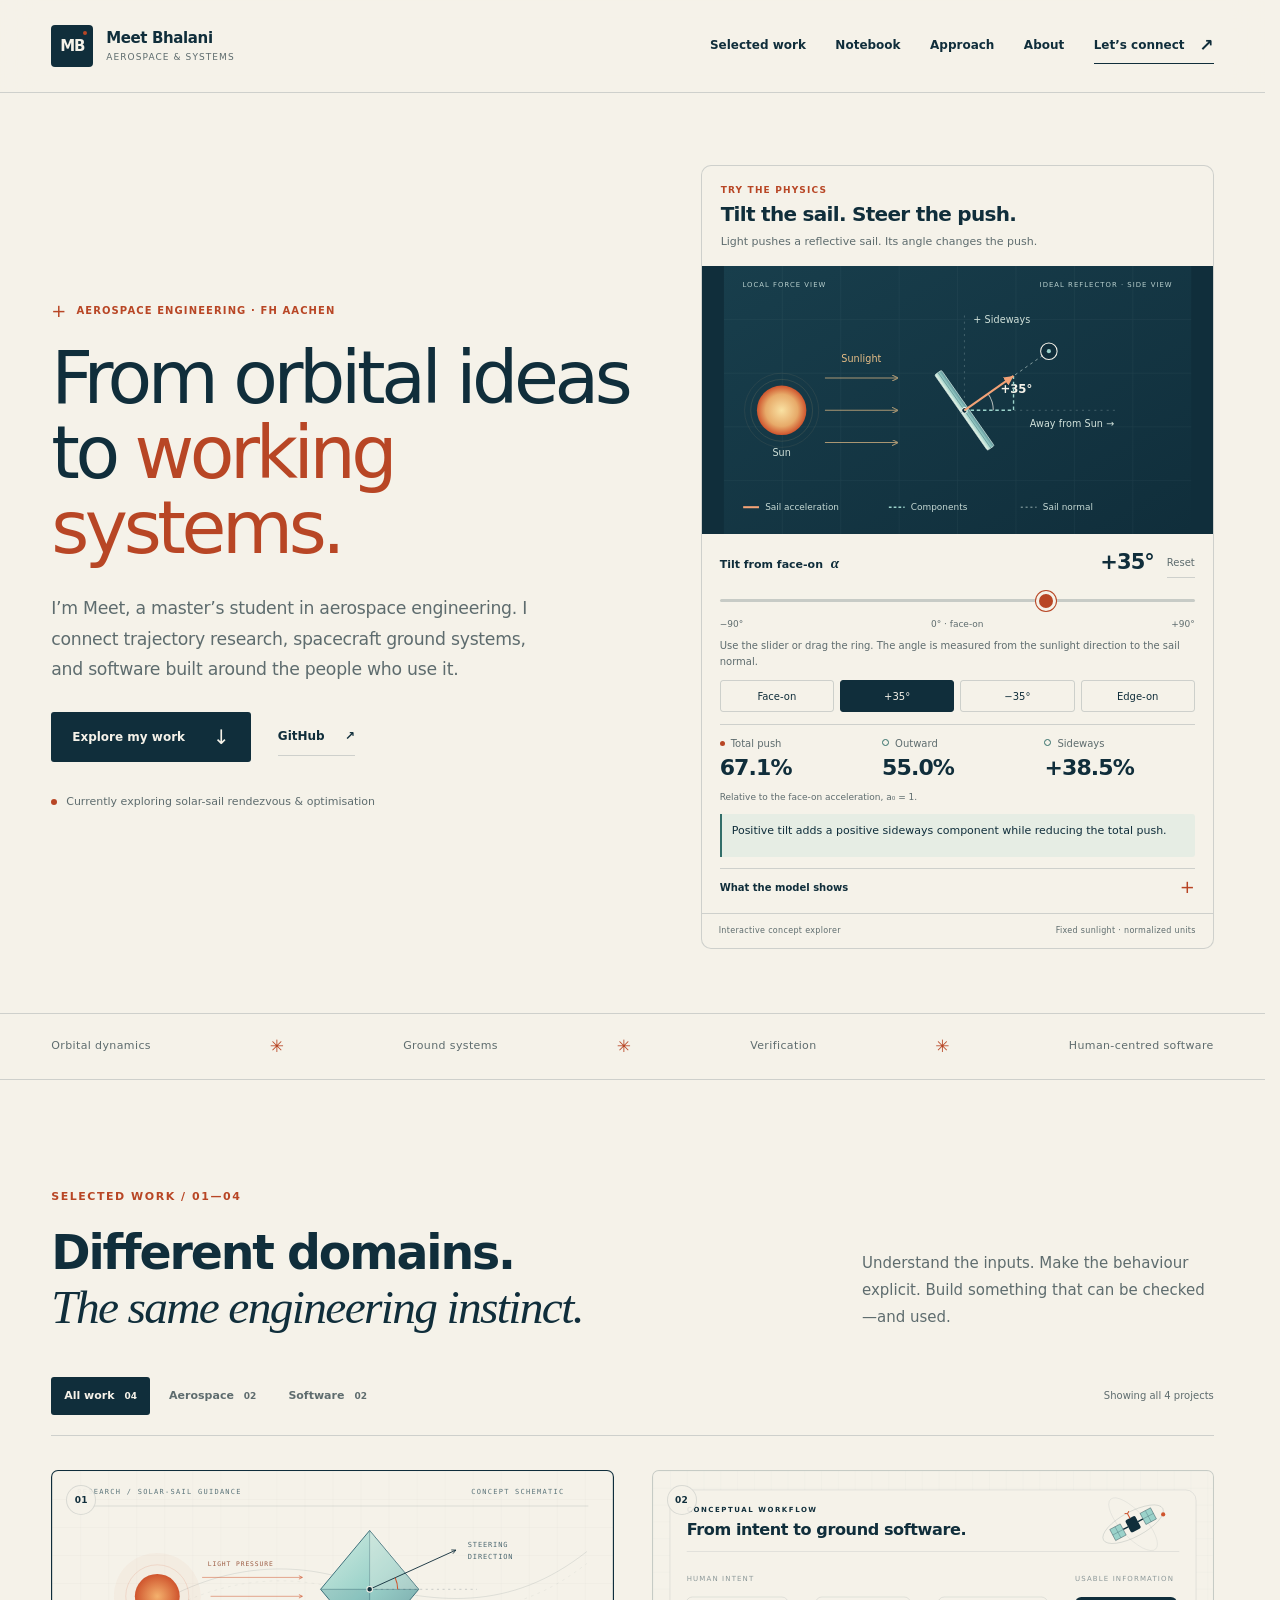
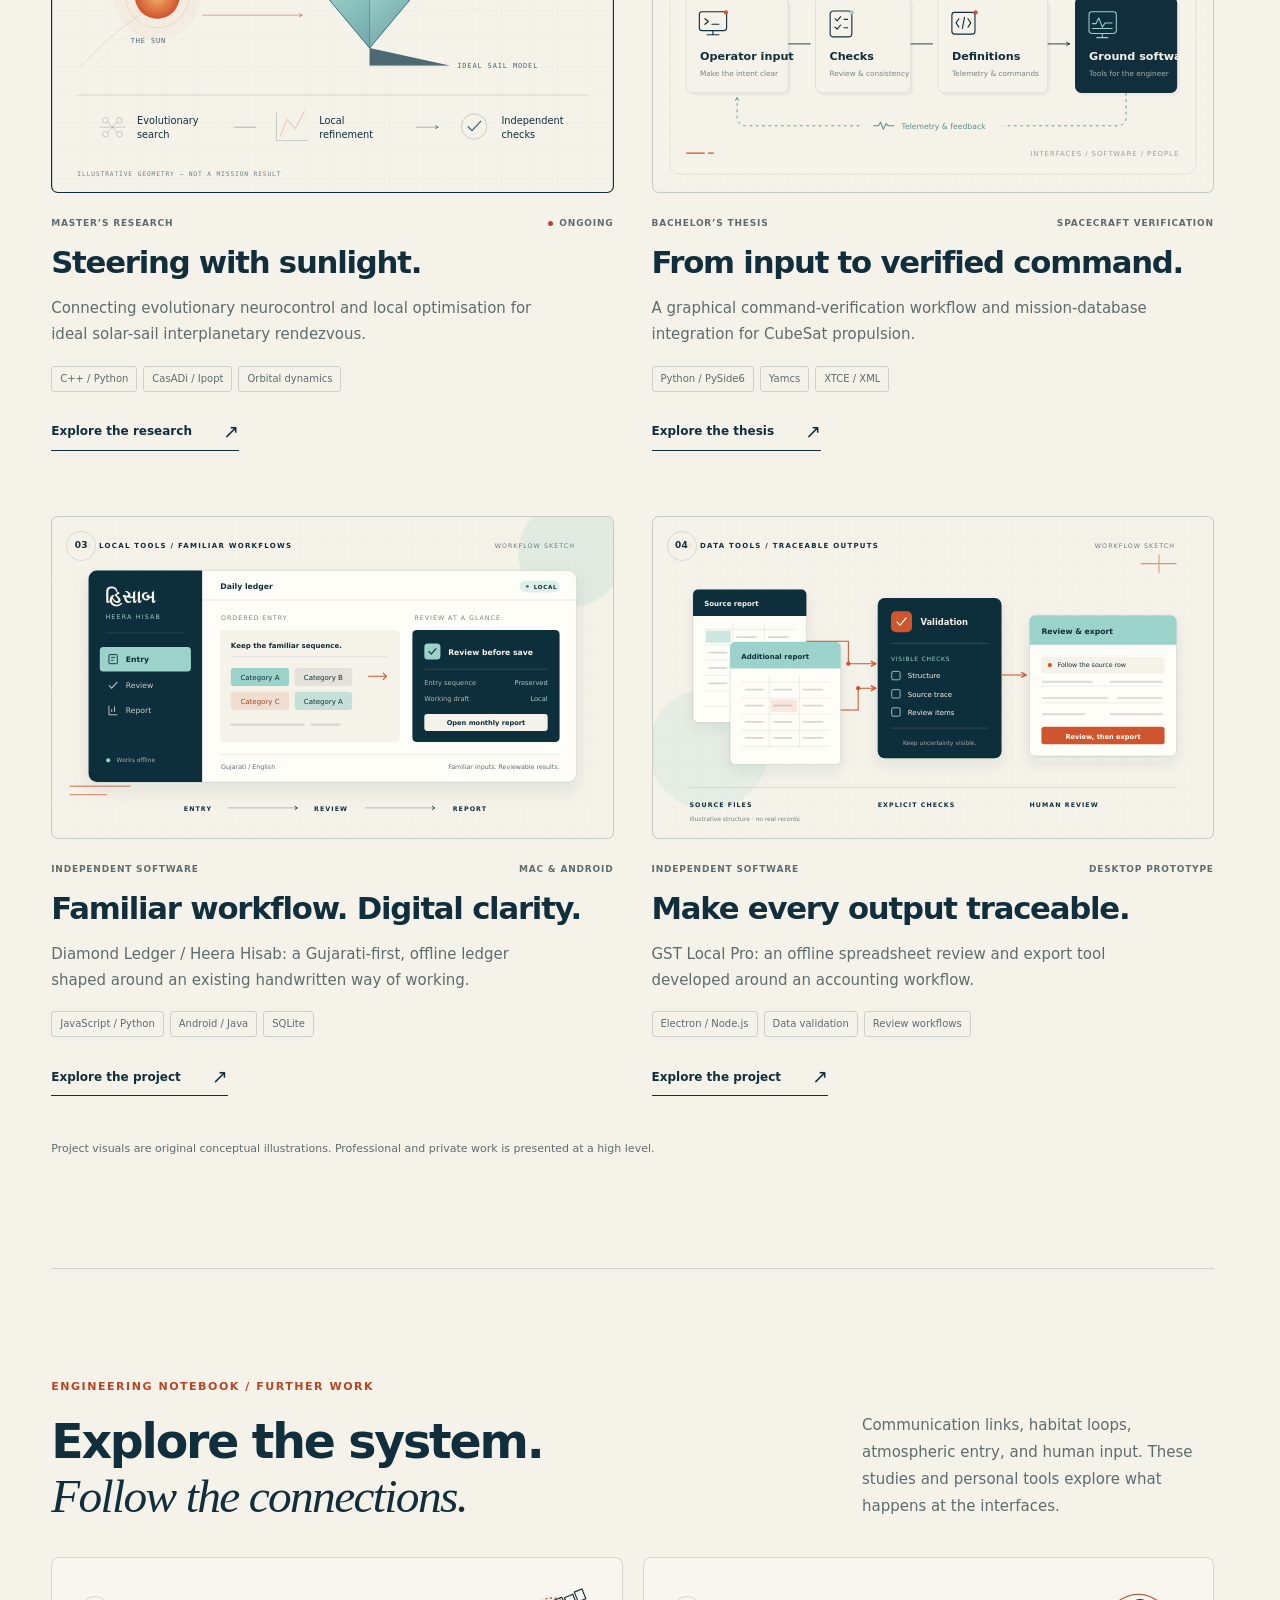
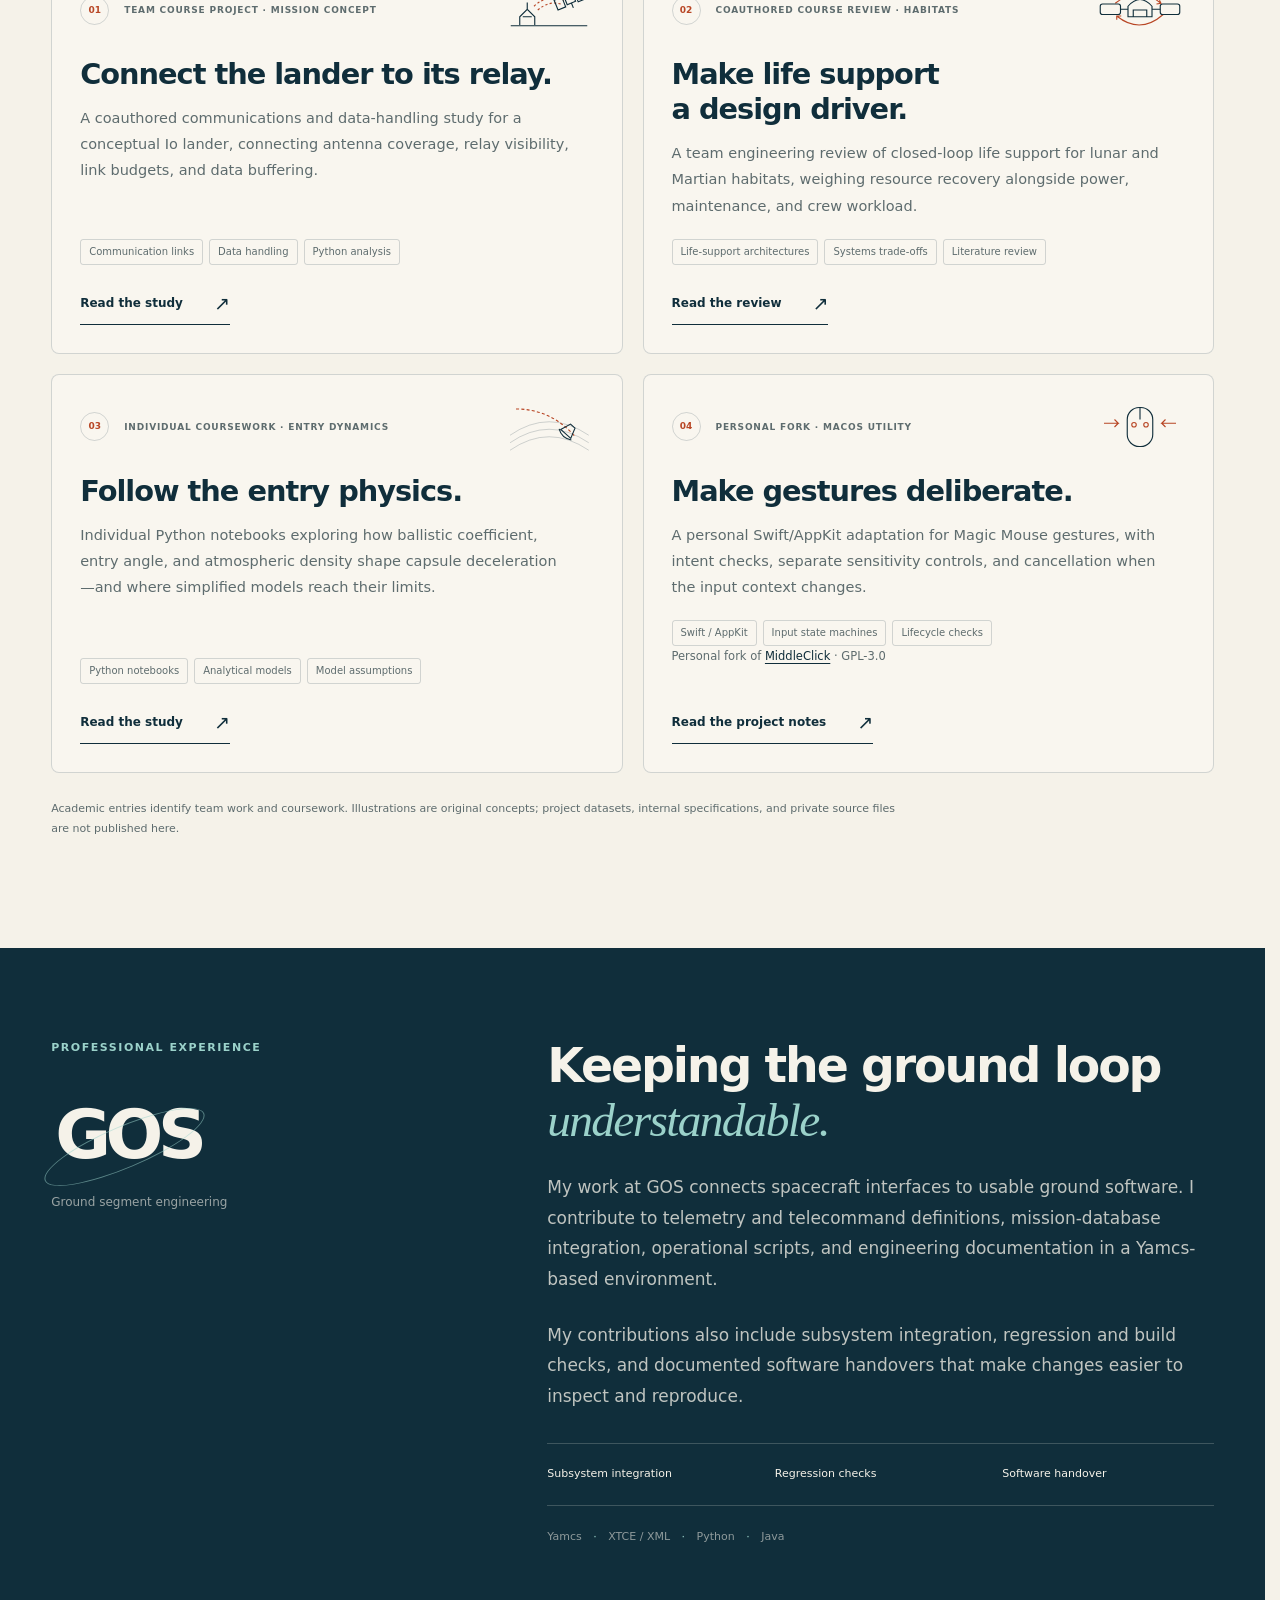
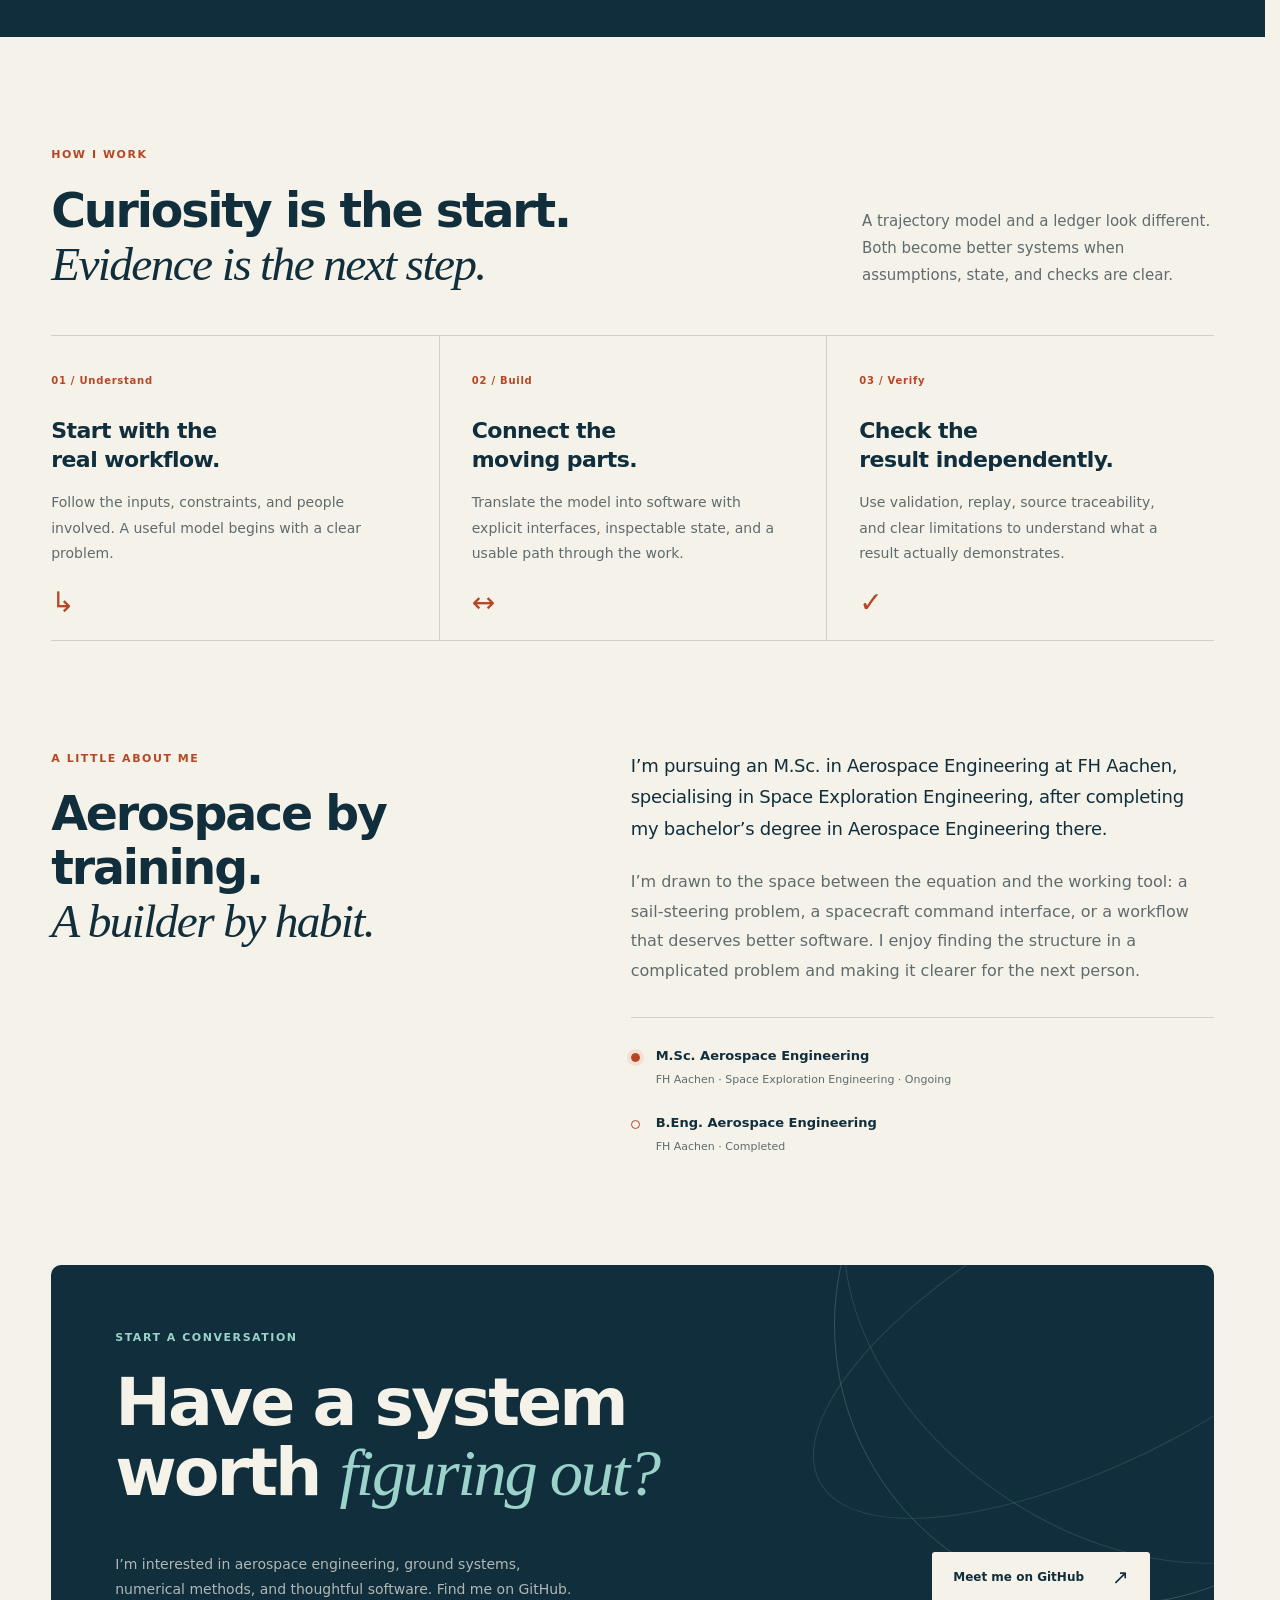
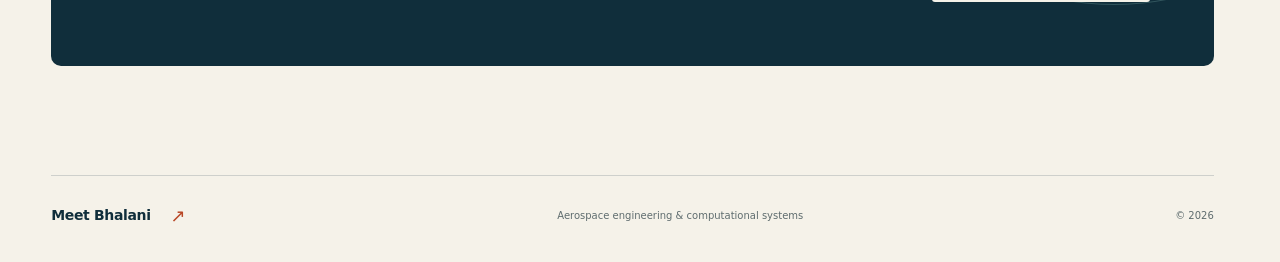
<file: index.html>
<!doctype html>
<html lang="en" class="no-js">
<head>
  <meta charset="utf-8">
  <meta name="viewport" content="width=device-width, initial-scale=1">
  <meta name="description" content="Meet Bhalani — aerospace engineering, solar-sail trajectory research, spacecraft ground systems, and thoughtful software. Master's student at FH Aachen.">
  <meta name="theme-color" content="#f5f2e9">
  <meta property="og:type" content="website">
  <meta property="og:title" content="Meet Bhalani — Aerospace engineering & computational systems">
  <meta property="og:description" content="From orbital ideas to working systems. Explore trajectory research, spacecraft command verification, and practical software.">
  <meta property="og:url" content="https://meetbhalani.tech/">
  <meta name="twitter:card" content="summary">
  <link rel="canonical" href="https://meetbhalani.tech/">
  <link rel="icon" href="assets/favicon.svg" type="image/svg+xml">
  <link rel="stylesheet" href="assets/styles.css">
  <link rel="stylesheet" href="assets/sail-explorer.css">
  <link rel="stylesheet" href="assets/notebook.css">
  <script src="assets/portfolio.js" defer></script>
  <script type="module" src="assets/sail-explorer.js"></script>
  <title>Meet Bhalani — Aerospace Engineering & Systems</title>
</head>
<body>
  <a class="skip-link" href="#main">Skip to content</a>
  <header class="site-header"><div class="header-inner shell">
    <a class="brand" href="#top" aria-label="Meet Bhalani — back to top"><span class="monogram">MB<span></span></span><span>Meet Bhalani<span class="brand-subtitle">Aerospace &amp; systems</span></span></a>
    <nav class="site-nav" aria-label="Main navigation" data-open="false"><button class="menu-toggle" type="button" aria-controls="primary-links" aria-expanded="false"><span>Menu</span><span class="menu-lines" aria-hidden="true"></span></button><div class="nav-links" id="primary-links"><a href="#work">Selected work</a><a href="#notebook">Notebook</a><a href="#approach">Approach</a><a href="#about">About</a><a class="nav-contact" href="#contact">Let’s connect <span aria-hidden="true">↗</span></a></div></nav>
  </div></header>
  <main id="main">
    <section class="hero shell" id="top" aria-labelledby="hero-title">
      <div class="hero-copy"><p class="eyebrow"><span class="tiny-cross" aria-hidden="true">+</span> Aerospace engineering · FH Aachen</p><h1 id="hero-title">From orbital ideas<br>to <span>working systems.</span></h1><p class="hero-intro">I’m Meet, a master’s student in aerospace engineering. I connect trajectory research, spacecraft ground systems, and software built around the people who use it.</p><div class="hero-actions"><a class="button button-primary" href="#work">Explore my work <span aria-hidden="true">↓</span></a><a class="text-link" href="https://github.com/Meatgit1" target="_blank" rel="noopener noreferrer">GitHub <span aria-hidden="true">↗</span></a></div><div class="hero-footnote"><span class="status-dot" aria-hidden="true"></span> Currently exploring solar-sail rendezvous &amp; optimisation</div></div>
      <figure class="hero-figure sail-explorer" id="sail-lab" aria-labelledby="sail-title">
        <div class="sail-heading"><p class="eyebrow">Try the physics</p><h2 id="sail-title">Tilt the sail. Steer the push.</h2><p>Light pushes a reflective sail. Its angle changes the push.</p></div>
        <svg class="sail-scene" id="sail-scene" viewBox="0 0 680 390" role="img" aria-labelledby="sail-svg-title sail-svg-description">
          <title id="sail-svg-title">Interactive ideal solar sail, viewed from the side</title>
          <desc id="sail-svg-description">Sunlight travels left to right. A tilted sail receives a weaker push along its outward normal. The orange arrow is sail acceleration; dashed teal lines show its components.</desc>
          <defs>
            <linearGradient id="sail-space" x2="1" y2="1"><stop stop-color="#183e4c"/><stop offset="1" stop-color="#102e3b"/></linearGradient>
            <radialGradient id="sail-sun"><stop stop-color="#f9e1a2"/><stop offset=".65" stop-color="#e7aa69"/><stop offset="1" stop-color="#cf542d"/></radialGradient>
            <linearGradient id="sail-film"><stop stop-color="#ecf4e7"/><stop offset=".5" stop-color="#9bd2ca"/><stop offset="1" stop-color="#5e9298"/></linearGradient>
            <marker id="sail-force-head" viewBox="0 0 7 7" markerWidth="14" markerHeight="14" refX="7" refY="3.5" orient="auto" markerUnits="userSpaceOnUse"><path d="M0 0 7 3.5 0 7Z" fill="#f3a276"/></marker>
            <marker id="sail-light-head" markerWidth="6" markerHeight="6" refX="5" refY="3" orient="auto"><path d="M0 0 6 3 0 6" fill="none" stroke="#e9bf87"/></marker>
          </defs>
          <rect width="680" height="390" fill="url(#sail-space)"/>
          <g stroke="#acc7c6" opacity=".07"><path d="M0 78H680M0 156H680M0 234H680M0 312H680M85 0V390M170 0V390M255 0V390M340 0V390M425 0V390M510 0V390M595 0V390"/></g>
          <text class="sail-svg-kicker" x="27" y="31">LOCAL FORCE VIEW</text><text class="sail-svg-kicker" x="653" y="31" text-anchor="end">IDEAL REFLECTOR · SIDE VIEW</text>
          <circle cx="84" cy="210" r="54" fill="none" stroke="#dfb782" opacity=".12"/><circle cx="84" cy="210" r="45" fill="none" stroke="#dfb782" opacity=".2"/><circle cx="84" cy="210" r="36" fill="url(#sail-sun)"/>
          <text class="sail-svg-label" x="84" y="276" text-anchor="middle">Sun</text>
          <g class="sail-light-rays" stroke="#e9bf87" stroke-width="1.5" opacity=".7" marker-end="url(#sail-light-head)"><path d="M147 163H252"/><path d="M147 210H252"/><path d="M147 257H252"/></g>
          <text class="sail-svg-label sail-light-label" x="200" y="140" text-anchor="middle">Sunlight</text>
          <g class="sail-reference" fill="none" stroke="#b8cecd" stroke-width="1" stroke-dasharray="3 6" opacity=".4"><path d="M350 210H572"/><path d="M350 210V72"/></g>
          <text class="sail-svg-label" x="568" y="235" text-anchor="end">Away from Sun →</text><text class="sail-svg-label" x="363" y="83">+ Sideways</text>
          <path id="sail-angle-arc" d="M392 210 A42 42 0 0 0 384.405 185.91" fill="none" stroke="#f5f2e9" stroke-width="1.5" opacity=".7"/>
          <text class="sail-angle-label" id="sail-angle-annotation" x="408" y="185">35°</text>
          <g id="sail-sheet" transform="translate(350 210) rotate(-35)"><rect x="-6" y="-67" width="12" height="134" rx="2" fill="url(#sail-film)" stroke="#d3e9e2"/><path d="M0 -67V67M-6 0H6" stroke="#628c91" stroke-width="1"/><circle r="4" fill="#102e3b" stroke="#e4f0e9" stroke-width="1.5"/></g>
          <line id="sail-normal-line" x1="350" y1="210" x2="472.873" y2="123.964" stroke="#d7e8e2" stroke-width="1.3" stroke-dasharray="4 5" opacity=".65"/>
          <path id="sail-components" d="M350 210H421.456V159.965" fill="none" stroke="#9bd2ca" stroke-width="2" stroke-dasharray="5 4"/>
          <line id="sail-force-arrow" x1="350" y1="210" x2="421.456" y2="159.965" stroke="#f3a276" stroke-width="3" marker-end="url(#sail-force-head)"/>
          <g class="sail-handle js-only" id="sail-handle" transform="translate(472.873 123.964)" aria-hidden="true"><circle r="26" fill="transparent"/><circle class="sail-handle-ring" r="12" fill="#102e3b" stroke="#f5f2e9" stroke-width="1.5"/><circle r="3" fill="#9bd2ca"/></g>
          <g class="sail-legend"><path d="M28 351H51" stroke="#f3a276" stroke-width="3"/><text x="60" y="355">Sail acceleration</text><path d="M240 351H263" stroke="#9bd2ca" stroke-width="2" stroke-dasharray="4 3"/><text x="272" y="355">Components</text><path d="M432 351H455" stroke="#d7e8e2" stroke-dasharray="3 4"/><text x="464" y="355">Sail normal</text></g>
        </svg>
        <div class="sail-controls">
          <div class="sail-control-heading"><label for="sail-angle">Tilt from face-on <span aria-hidden="true">α</span></label><div><strong id="sail-angle-value">+35°</strong><button class="sail-reset js-only" type="button" id="sail-reset" disabled>Reset</button></div></div>
          <div class="sail-slider js-only"><input id="sail-angle" type="range" min="-90" max="90" step="1" value="35" aria-describedby="sail-angle-help sail-value-help" disabled><div class="sail-slider-labels" aria-hidden="true"><span>−90°</span><span>0° · face-on</span><span>+90°</span></div></div>
          <p class="sail-angle-help" id="sail-angle-help">Use the slider or drag the ring. The angle is measured from the sunlight direction to the sail normal.</p>
          <div class="sail-presets js-only" role="group" aria-label="Try a sail orientation"><button type="button" data-sail-preset="0" aria-pressed="false" disabled>Face-on</button><button type="button" data-sail-preset="35" aria-pressed="true" disabled>+35°</button><button type="button" data-sail-preset="-35" aria-pressed="false" disabled>−35°</button><button type="button" data-sail-preset="90" aria-pressed="false" disabled>Edge-on</button></div>
          <dl class="sail-readouts"><div><dt>Total push</dt><dd id="sail-total">67.1%</dd></div><div><dt>Outward</dt><dd id="sail-radial">55.0%</dd></div><div><dt>Sideways</dt><dd id="sail-sideways">+38.5%</dd></div></dl>
          <p class="sail-value-help" id="sail-value-help">Relative to the face-on acceleration, a₀ = 1.</p>
          <p class="sail-observation" id="sail-observation" role="status" aria-live="polite">Tilting adds a sideways component while reducing the total push.</p>
          <noscript><p>This sketch shows +35°. Enable JavaScript to change the sail angle.</p></noscript>
          <details class="sail-model"><summary>What the model shows</summary><div><p>A flat, perfectly reflecting sail in fixed sunlight. The orange vector is instantaneous sail acceleration, not velocity or a flight path. Gravity and non-ideal optical effects are outside this sketch.</p><div class="sail-equations"><code>|a| / a₀ = cos²(α)</code><code>aᵣ / a₀ = cos³(α)</code><code>aₜ / a₀ = cos²(α) sin(α)</code></div><p>The normal is perpendicular to the sail surface. Positive and negative tilt reverse the sideways component; the outward component remains non-negative. The components form a vector sum.</p><p>Public ideal-sail physics; original geometry and normalized values. No thesis trajectories, controller parameters, or unpublished results are used.</p><a href="https://engineering.purdue.edu/people/kathleen.howell.1/Publications/Journals/2011_IJAE_WawHow.pdf" target="_blank" rel="noopener noreferrer">Model reference: Wawrzyniak &amp; Howell (2011), Eq. 4 <span aria-hidden="true">↗</span></a></div></details>
        </div>
        <figcaption><span>Interactive concept explorer</span><span>Fixed sunlight · normalized units</span></figcaption>
      </figure>
    </section>
    <div class="discipline-strip"><div class="shell"><span>Orbital dynamics</span><span aria-hidden="true">✳</span><span>Ground systems</span><span aria-hidden="true">✳</span><span>Verification</span><span aria-hidden="true">✳</span><span>Human-centred software</span></div></div>
    <section class="work-section shell section-space" id="work" aria-labelledby="work-title">
      <div class="section-heading"><div><p class="eyebrow">Selected work / 01—04</p><h2 id="work-title">Different domains.<br><span class="serif">The same engineering instinct.</span></h2></div><p class="section-intro">Understand the inputs. Make the behaviour explicit. Build something that can be checked—and used.</p></div>
      <div class="work-toolbar js-only"><div class="filters" role="group" aria-label="Filter projects"><button type="button" class="filter is-active" data-filter="all" aria-pressed="true">All work <span>04</span></button><button type="button" class="filter" data-filter="aerospace" aria-pressed="false">Aerospace <span>02</span></button><button type="button" class="filter" data-filter="software" aria-pressed="false">Software <span>02</span></button></div><p id="filter-status" class="filter-status" role="status" aria-live="polite">Showing all 4 projects</p></div>
      <div class="project-grid">
        <article class="project-card" data-category="aerospace" id="project-sail"><div class="project-image project-image-dark"><img src="assets/work-sail.svg" alt="An original schematic of solar-sail geometry and a trajectory-refinement workflow." width="800" height="460" loading="lazy"><span class="image-index">01</span></div><div class="project-meta"><span>Master’s research</span><span class="project-status"><span aria-hidden="true"></span>Ongoing</span></div><h3>Steering with sunlight.</h3><p>Connecting evolutionary neurocontrol and local optimisation for ideal solar-sail interplanetary rendezvous.</p><ul class="tags" aria-label="Technologies and methods"><li>C++ / Python</li><li>CasADi / Ipopt</li><li>Orbital dynamics</li></ul><button class="case-link js-only" type="button" data-case="sail" aria-haspopup="dialog">Explore the research <span aria-hidden="true">↗</span></button></article>
        <article class="project-card" data-category="aerospace" id="project-command"><div class="project-image"><img src="assets/work-command.svg" alt="A conceptual workflow connecting operator inputs, command checks and ground software." width="800" height="460" loading="lazy"><span class="image-index">02</span></div><div class="project-meta"><span>Bachelor’s thesis</span><span>Spacecraft verification</span></div><h3>From input to verified command.</h3><p>A graphical command-verification workflow and mission-database integration for CubeSat propulsion.</p><ul class="tags" aria-label="Technologies and methods"><li>Python / PySide6</li><li>Yamcs</li><li>XTCE / XML</li></ul><button class="case-link js-only" type="button" data-case="command" aria-haspopup="dialog">Explore the thesis <span aria-hidden="true">↗</span></button></article>
        <article class="project-card" data-category="software" id="project-ledger"><div class="project-image"><img src="assets/work-ledger.svg" alt="A synthetic ledger interface showing entry, review and report stages without real records." width="800" height="460" loading="lazy"><span class="image-index">03</span></div><div class="project-meta"><span>Independent software</span><span>Mac &amp; Android</span></div><h3>Familiar workflow. Digital clarity.</h3><p>Diamond Ledger / Heera Hisab: a Gujarati-first, offline ledger shaped around an existing handwritten way of working.</p><ul class="tags" aria-label="Technologies and methods"><li>JavaScript / Python</li><li>Android / Java</li><li>SQLite</li></ul><button class="case-link js-only" type="button" data-case="ledger" aria-haspopup="dialog">Explore the project <span aria-hidden="true">↗</span></button></article>
        <article class="project-card" data-category="software" id="project-gst"><div class="project-image"><img src="assets/work-gst.svg" alt="An abstract spreadsheet-to-review pipeline with validation and export stages, using no client data." width="800" height="460" loading="lazy"><span class="image-index">04</span></div><div class="project-meta"><span>Independent software</span><span>Desktop prototype</span></div><h3>Make every output traceable.</h3><p>GST Local Pro: an offline spreadsheet review and export tool developed around an accounting workflow.</p><ul class="tags" aria-label="Technologies and methods"><li>Electron / Node.js</li><li>Data validation</li><li>Review workflows</li></ul><button class="case-link js-only" type="button" data-case="gst" aria-haspopup="dialog">Explore the project <span aria-hidden="true">↗</span></button></article>
      </div><p class="work-note">Project visuals are original conceptual illustrations. Professional and private work is presented at a high level.</p>
    </section>
    <section class="notebook-section shell section-space" id="notebook" aria-labelledby="notebook-title">
      <div class="section-heading"><div><p class="eyebrow">Engineering notebook / Further work</p><h2 id="notebook-title">Explore the system.<br><span class="serif">Follow the connections.</span></h2></div><p class="section-intro">Communication links, habitat loops, atmospheric entry, and human input. These studies and personal tools explore what happens at the interfaces.</p></div>
      <div class="notebook-grid">
        <article class="notebook-card" id="study-comms">
          <div class="notebook-card-top"><span class="notebook-number">01</span><p class="notebook-meta">Team course project · Mission concept</p><svg class="notebook-icon" viewBox="0 0 120 64" aria-hidden="true"><path d="M9 53H111M21 52V41L31 31L41 41V52M25 41H37M31 31V22" fill="none" stroke="currentColor" stroke-width="1.5"/><path d="M40 27Q58 10 80 19M45 32Q62 18 78 25" fill="none" stroke="#b84625" stroke-width="1.5" stroke-dasharray="3 3"/><g transform="translate(88 18) rotate(-22)" fill="none" stroke="currentColor" stroke-width="1.5"><rect x="-6" y="-5" width="12" height="10"/><path d="M-20 -7H-9V7H-20ZM9 -7H20V7H9ZM0 5V12"/></g></svg></div>
          <h3>Connect the lander to its relay.</h3><p>A coauthored communications and data-handling study for a conceptual Io lander, connecting antenna coverage, relay visibility, link budgets, and data buffering.</p>
          <ul class="tags" aria-label="Topics"><li>Communication links</li><li>Data handling</li><li>Python analysis</li></ul><button class="case-link js-only" type="button" data-case="io" aria-haspopup="dialog">Read the study <span aria-hidden="true">↗</span></button>
        </article>
        <article class="notebook-card" id="study-life-support">
          <div class="notebook-card-top"><span class="notebook-number">02</span><p class="notebook-meta">Coauthored course review · Habitats</p><svg class="notebook-icon" viewBox="0 0 120 64" aria-hidden="true"><path d="M27 23Q58 -1 88 23M86 19L88 23L82 24M91 38Q60 65 29 40M29 45L29 40L35 40" fill="none" stroke="#b84625" stroke-width="1.5"/><g fill="none" stroke="currentColor" stroke-width="1.5"><rect x="7" y="24" width="27" height="14" rx="3"/><rect x="87" y="24" width="26" height="14" rx="3"/><path d="M44 41V27Q60 9 76 27V41ZM51 41V32H69V41M34 31H44M76 31H87"/></g></svg></div>
          <h3>Make life support a design driver.</h3><p>A team engineering review of closed-loop life support for lunar and Martian habitats, weighing resource recovery alongside power, maintenance, and crew workload.</p>
          <ul class="tags" aria-label="Topics"><li>Life-support architectures</li><li>Systems trade-offs</li><li>Literature review</li></ul><button class="case-link js-only" type="button" data-case="lifeSupport" aria-haspopup="dialog">Read the review <span aria-hidden="true">↗</span></button>
        </article>
        <article class="notebook-card" id="study-entry">
          <div class="notebook-card-top"><span class="notebook-number">03</span><p class="notebook-meta">Individual coursework · Entry dynamics</p><svg class="notebook-icon" viewBox="0 0 120 64" aria-hidden="true"><path d="M8 63Q60 27 113 63M8 53Q60 17 113 53M8 43Q60 7 113 43" fill="none" stroke="currentColor" stroke-width="1" opacity=".25"/><path d="M16 8Q63 8 95 45" fill="none" stroke="#b84625" stroke-width="1.5" stroke-dasharray="4 3"/><g transform="translate(87 36) rotate(42)" fill="none" stroke="currentColor" stroke-width="1.5"><path d="M-9 7L-4 -7H4L9 7ZM-11 8Q0 15 11 8"/></g></svg></div>
          <h3>Follow the entry physics.</h3><p>Individual Python notebooks exploring how ballistic coefficient, entry angle, and atmospheric density shape capsule deceleration—and where simplified models reach their limits.</p>
          <ul class="tags" aria-label="Topics"><li>Python notebooks</li><li>Analytical models</li><li>Model assumptions</li></ul><button class="case-link js-only" type="button" data-case="entry" aria-haspopup="dialog">Read the study <span aria-hidden="true">↗</span></button>
        </article>
        <article class="notebook-card" id="study-gestures">
          <div class="notebook-card-top"><span class="notebook-number">04</span><p class="notebook-meta">Personal fork · macOS utility</p><svg class="notebook-icon" viewBox="0 0 120 64" aria-hidden="true"><g fill="none" stroke="currentColor" stroke-width="1.5"><rect x="43" y="6" width="34" height="52" rx="16"/><path d="M60 6V22"/></g><g fill="none" stroke="#b84625" stroke-width="1.5"><path d="M12 27H31L26 22M31 27L26 32M108 27H89L94 22M89 27L94 32"/><circle cx="52" cy="29" r="3"/><circle cx="68" cy="29" r="3"/></g></svg></div>
          <h3>Make gestures deliberate.</h3><p>A personal Swift/AppKit adaptation for Magic Mouse gestures, with intent checks, separate sensitivity controls, and cancellation when the input context changes.</p>
          <ul class="tags" aria-label="Technologies and methods"><li>Swift / AppKit</li><li>Input state machines</li><li>Lifecycle checks</li></ul><p class="notebook-attribution">Personal fork of <a href="https://github.com/artginzburg/MiddleClick" target="_blank" rel="noopener noreferrer">MiddleClick</a> · GPL-3.0</p><button class="case-link js-only" type="button" data-case="gestures" aria-haspopup="dialog">Read the project notes <span aria-hidden="true">↗</span></button>
        </article>
      </div><p class="notebook-note">Academic entries identify team work and coursework. Illustrations are original concepts; project datasets, internal specifications, and private source files are not published here.</p>
    </section>
    <section class="ground-section" aria-labelledby="ground-title"><div class="ground-inner shell"><div class="ground-label"><p class="eyebrow">Professional experience</p><span class="company-mark">GOS<span class="company-orbit" aria-hidden="true"></span></span><p>Ground segment engineering</p></div><div class="ground-copy"><h2 id="ground-title">Keeping the ground loop<br><span class="serif">understandable.</span></h2><p>My work at GOS connects spacecraft interfaces to usable ground software. I contribute to telemetry and telecommand definitions, mission-database integration, operational scripts, and engineering documentation in a Yamcs-based environment.</p><p>My contributions also include subsystem integration, regression and build checks, and documented software handovers that make changes easier to inspect and reproduce.</p><div class="ground-areas"><span>Subsystem integration</span><span>Regression checks</span><span>Software handover</span></div><p class="ground-stack">Yamcs <span>·</span> XTCE / XML <span>·</span> Python <span>·</span> Java</p></div></div></section>
    <section class="approach-section shell section-space" id="approach" aria-labelledby="approach-title"><div class="section-heading"><div><p class="eyebrow">How I work</p><h2 id="approach-title">Curiosity is the start.<br><span class="serif">Evidence is the next step.</span></h2></div><p class="section-intro">A trajectory model and a ledger look different. Both become better systems when assumptions, state, and checks are clear.</p></div><ol class="approach-grid"><li><span class="step-number">01 / Understand</span><h3>Start with the real workflow.</h3><p>Follow the inputs, constraints, and people involved. A useful model begins with a clear problem.</p><span class="step-symbol" aria-hidden="true">↳</span></li><li><span class="step-number">02 / Build</span><h3>Connect the moving parts.</h3><p>Translate the model into software with explicit interfaces, inspectable state, and a usable path through the work.</p><span class="step-symbol" aria-hidden="true">↔</span></li><li><span class="step-number">03 / Verify</span><h3>Check the result independently.</h3><p>Use validation, replay, source traceability, and clear limitations to understand what a result actually demonstrates.</p><span class="step-symbol" aria-hidden="true">✓</span></li></ol></section>
    <section class="about-section shell" id="about" aria-labelledby="about-title"><div class="about-title"><p class="eyebrow">A little about me</p><h2 id="about-title">Aerospace by training.<br><span class="serif">A builder by habit.</span></h2></div><div class="about-copy"><p>I’m pursuing an M.Sc. in Aerospace Engineering at FH Aachen, specialising in Space Exploration Engineering, after completing my bachelor’s degree in Aerospace Engineering there.</p><p>I’m drawn to the space between the equation and the working tool: a sail-steering problem, a spacecraft command interface, or a workflow that deserves better software. I enjoy finding the structure in a complicated problem and making it clearer for the next person.</p><div class="education"><div><span class="education-marker" aria-hidden="true"></span><div><strong>M.Sc. Aerospace Engineering</strong><span>FH Aachen · Space Exploration Engineering · Ongoing</span></div></div><div><span class="education-marker education-marker-complete" aria-hidden="true"></span><div><strong>B.Eng. Aerospace Engineering</strong><span>FH Aachen · Completed</span></div></div></div></div></section>
    <section class="contact-section shell section-space" id="contact" aria-labelledby="contact-title"><div class="contact-panel"><p class="eyebrow">Start a conversation</p><h2 id="contact-title">Have a system<br>worth <span class="serif">figuring out?</span></h2><div class="contact-bottom"><p>I’m interested in aerospace engineering, ground systems, numerical methods, and thoughtful software. Find me on GitHub.</p><a class="button button-light" href="https://github.com/Meatgit1" target="_blank" rel="noopener noreferrer">Meet me on GitHub <span aria-hidden="true">↗</span></a></div><span class="contact-orbit" aria-hidden="true"></span></div></section>
  </main>
  <footer class="site-footer shell"><a class="footer-name" href="#top">Meet Bhalani<span aria-hidden="true">↗</span></a><p>Aerospace engineering &amp; computational systems</p><span>© <span id="year">2026</span></span></footer>
  <dialog class="case-dialog" id="case-dialog" aria-labelledby="case-title"><div class="dialog-top"><span class="dialog-label">Project notes</span><button class="dialog-close" type="button" aria-label="Close project details">Close <span aria-hidden="true">×</span></button></div><div class="case-content" id="case-content"></div></dialog>
</body>
</html>
</file>
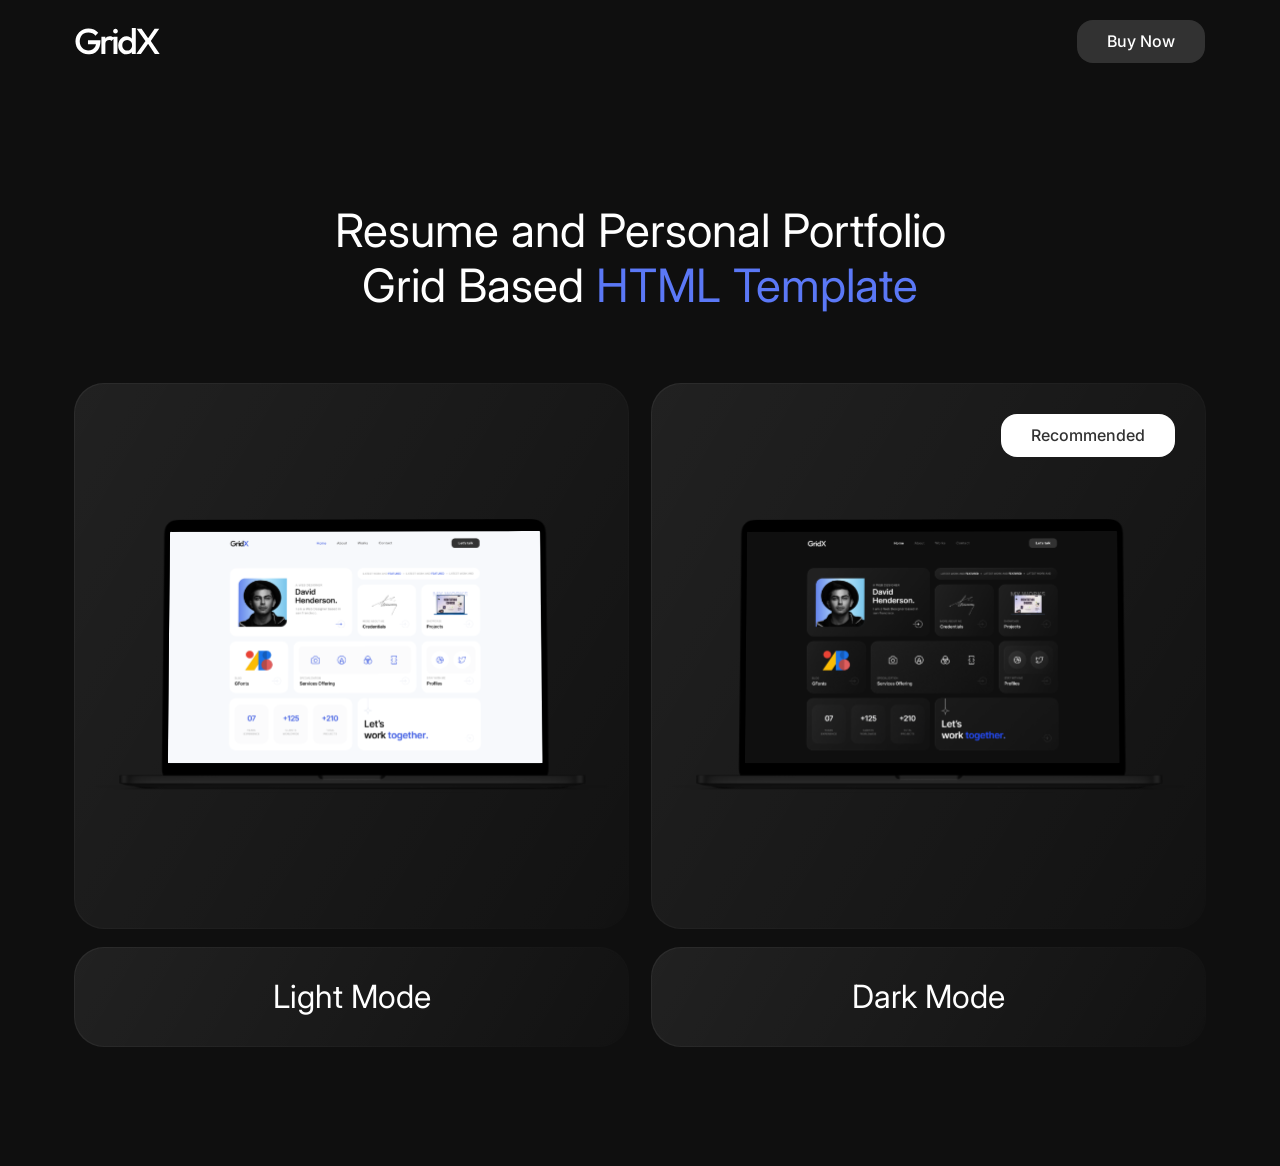
<file: demo/index.html>
<!DOCTYPE html>
<html lang="en">
<head>
    <meta charset="UTF-8">
    <meta http-equiv="X-UA-Compatible" content="IE=edge">
    <meta name="viewport" content="width=device-width, initial-scale=1.0">
    <title>Gridx - Personal Portfolio HTML Template</title>

    <!-- Fonts -->
    <link rel="preconnect" href="https://fonts.googleapis.com">
    <link rel="preconnect" href="https://fonts.gstatic.com" crossorigin>
    <link href="https://fonts.googleapis.com/css2?family=Inter:wght@100;200;300;400;500;600;700;800&display=swap" rel="stylesheet">

    <link rel="stylesheet" href="./assets/css/bootstrap.min.css">

    <link rel="stylesheet" href="./assets/css/style.css">

</head>
<body>

    <header class="header-area">
        <div class="container">
            <a href="" class="logo">
                <img src="./assets/images/logo.svg" alt="Logo">
            </a>
            <a href="https://themeforest.net/item/gridx-personal-portfolio-html-template/44858345" class="theme-btn">Buy Now</a>
        </div>
    </header>

    
    <div class="demo-page">
        <div class="container">
            <h1 class="section-heading">Resume and Personal Portfolio <br>Grid Based <span>HTML Template</span></h1>
            <div class="row">
                <div class="col-md-6">
                    <div class="demo-item">
                        <a class="shadow-box" href="../light/index.html" target="_blank">
                            <img src="./assets/images/gridx-light.svg" alt="Light Mode">
                        </a>
            
                        <a href="https://wpriverthemes.com/landing/gridx-html/light/index.html" class="shadow-box preview-btn" target="_blank">
                            Light Mode
                        </a>
                    </div>
                </div>
                <div class="col-md-6">
                    <div class="demo-item">
                        <a class="shadow-box" href="../index.html" target="_blank">
                            <span class="theme-btn btn-reverse">
                                Recommended
                            </span>
                            <img src="./assets/images/gridx-dark.svg" alt="Dark Mode">
                        </a>
            
                        <a href="../index.html" class="shadow-box preview-btn" target="_blank">
                            Dark Mode
                        </a>
                    </div>
                </div>
            </div>
        </div>
    </div>
    
</body>
</html>
</file>
<file: assets/styles.css>
:root {
  color-scheme: light;
  --paper: #f5f2e9;
  --ink: #102e3b;
  --rust: #b84625;
  --teal: #9bd2ca;
  --muted: #5e6c6e;
  --line: rgba(16, 46, 59, .17);
  --font: "Avenir Next", Avenir, "Segoe UI", system-ui, -apple-system, sans-serif;
}

* { box-sizing: border-box; }
html { scroll-behavior: smooth; scroll-padding-top: 110px; scrollbar-gutter: stable; }
body { margin: 0; background: var(--paper); color: var(--ink); font-family: var(--font); font-size: 16px; line-height: 1.65; -webkit-font-smoothing: antialiased; }
body.modal-open { overflow: hidden; }
button, input, textarea { font: inherit; }
button, a { -webkit-tap-highlight-color: transparent; }
button { color: inherit; }
button:not(:disabled) { cursor: pointer; }
a { color: inherit; text-decoration: none; }
img { max-width: 100%; height: auto; }
::selection { background: var(--teal); color: var(--ink); }
:focus-visible { outline: 2px solid var(--rust); outline-offset: 5px; }
[hidden] { display: none !important; }
.no-js .js-only, .no-js .menu-toggle { display: none !important; }
.shell { width: min(1280px, calc(100% - clamp(40px, 8vw, 112px))); margin-inline: auto; }
.section-space { padding-block: clamp(76px, 8.5vw, 124px); }
.eyebrow { margin: 0 0 20px; font-size: 11px; font-weight: 650; letter-spacing: .14em; line-height: 1.6; text-transform: uppercase; color: var(--rust); }
h1, h2, h3, p, figure { margin-top: 0; }
h1, h2, h3 { text-wrap: balance; }
h2 { margin-bottom: 0; font-size: clamp(32px, 3.7vw, 48px); font-weight: 550; line-height: 1.13; letter-spacing: -.045em; }
.serif { font-family: Georgia, "Times New Roman", serif; font-style: italic; font-weight: 400; letter-spacing: -.035em; }
.skip-link { position: fixed; top: 12px; left: 16px; z-index: 200; padding: 12px 18px; background: var(--ink); color: var(--paper); transform: translateY(-160%); }
.skip-link:focus { transform: translateY(0); }

.site-header { position: sticky; z-index: 50; top: 0; border-bottom: 1px solid var(--line); background: rgba(245, 242, 233, .96); -webkit-backdrop-filter: blur(16px); backdrop-filter: blur(16px); }
.header-inner { display: flex; min-height: 92px; align-items: center; justify-content: space-between; gap: 28px; }
.brand { display: flex; flex: 0 0 auto; align-items: center; gap: 13px; font-size: 15px; font-weight: 650; letter-spacing: -.025em; line-height: 1.25; }
.monogram { display: inline-grid; position: relative; width: 42px; height: 42px; align-items: center; justify-content: center; border-radius: 4px; background: var(--ink); color: var(--paper); font-size: 15px; font-weight: 650; letter-spacing: -.08em; }
.monogram > span { position: absolute; top: 6px; right: 6px; width: 4px; height: 4px; border-radius: 50%; background: var(--rust); }
.brand-subtitle { display: block; margin-top: 5px; color: var(--muted); font-size: 9px; font-weight: 500; letter-spacing: .12em; text-transform: uppercase; }
.nav-links { display: flex; align-items: center; gap: clamp(18px, 2.3vw, 34px); }
.nav-links > a { padding-block: 8px; font-size: 12px; font-weight: 550; transition: color .18s ease; }
.nav-links > a:hover { color: var(--rust); }
.nav-contact { display: inline-flex; align-items: center; gap: 15px; border-bottom: 1px solid var(--ink); }
.nav-contact > span { font-size: 17px; line-height: 1; }
.menu-toggle { display: none; }

.hero { display: grid; grid-template-columns: 1.18fr 1fr; align-items: center; gap: 44px; min-height: 660px; padding-block: 72px 64px; }
.hero-copy { min-width: 0; padding-block: 12px; }
.hero .eyebrow { display: flex; align-items: center; gap: 9px; font-size: 10px; letter-spacing: .11em; }
.tiny-cross { font-size: 18px; font-weight: 400; line-height: 1; }
h1 { margin-bottom: 28px; font-size: clamp(50px, 5.7vw, 82px); font-weight: 500; line-height: 1.03; letter-spacing: -.06em; overflow-wrap: normal; }
h1 > span { color: var(--rust); }
.hero-intro { max-width: 510px; margin-bottom: 28px; color: var(--muted); font-size: clamp(16px, 1.35vw, 18px); line-height: 1.75; letter-spacing: -.015em; }
.hero-actions { display: flex; flex-wrap: wrap; align-items: center; gap: 27px; }
.button { display: inline-flex; min-height: 50px; align-items: center; justify-content: space-between; gap: 28px; border: 1px solid transparent; border-radius: 3px; padding: 12px 20px; font-size: 12px; font-weight: 600; line-height: 1.5; transition: background .18s ease, color .18s ease, border-color .18s ease; }
.button > span { font-size: 20px; font-weight: 400; line-height: 1; }
.button-primary { background: var(--ink); color: var(--paper); }
.button-primary:hover { background: #224754; }
.button-light { flex-shrink: 0; background: var(--paper); color: var(--ink); }
.button-light:hover { background: var(--teal); }
.text-link { display: inline-flex; align-items: center; gap: 20px; border-bottom: 1px solid var(--line); padding-block: 9px; font-size: 12px; font-weight: 550; }
.text-link:hover { border-color: var(--rust); color: var(--rust); }
.hero-footnote { display: flex; align-items: center; gap: 9px; max-width: 460px; margin-top: 31px; color: var(--muted); font-size: 11px; line-height: 1.7; }
.status-dot { flex: 0 0 auto; width: 6px; height: 6px; border-radius: 50%; background: var(--rust); }
.hero-figure { min-width: 0; width: 100%; margin: 0; overflow: hidden; border: 1px solid var(--line); border-radius: 10px; }
.hero-figure > img { display: block; width: 100%; }
.hero-figure > figcaption { display: flex; flex-wrap: wrap; justify-content: space-between; gap: 8px 16px; border-top: 1px solid var(--line); padding: 13px 18px; color: var(--muted); font-size: 9px; letter-spacing: .055em; }
.discipline-strip { border-block: 1px solid var(--line); }
.discipline-strip > .shell { display: flex; min-height: 65px; flex-wrap: wrap; align-items: center; justify-content: space-between; gap: 12px 25px; padding-block: 15px; color: var(--muted); font-size: 11px; letter-spacing: .035em; }
.discipline-strip [aria-hidden] { color: var(--rust); font-size: 17px; line-height: 1; }

.section-heading { display: grid; grid-template-columns: 1.35fr .65fr; align-items: end; gap: 80px; margin-bottom: 43px; }
.section-heading > div { min-width: 0; }
.section-intro { max-width: 360px; margin: 0 0 3px; color: var(--muted); font-size: 15px; line-height: 1.8; }
.work-toolbar { display: flex; flex-wrap: wrap; align-items: center; justify-content: space-between; gap: 16px 24px; border-bottom: 1px solid var(--line); padding-bottom: 20px; margin: 0 0 34px; }
.filters { display: flex; flex-wrap: wrap; align-items: center; gap: 6px; }
.filter { display: inline-flex; min-height: 38px; align-items: center; gap: 10px; border: 1px solid transparent; border-radius: 3px; padding: 7px 12px; background: transparent; color: var(--muted); font-size: 11px; font-weight: 550; transition: background .18s ease, color .18s ease, border-color .18s ease; }
.filter > span { font-size: 9px; }
.filter:hover { border-color: var(--line); color: var(--ink); }
.filter.is-active { background: var(--ink); color: var(--paper); }
.filter-status { margin: 0; color: var(--muted); font-size: 10px; }
.project-grid { display: grid; grid-template-columns: repeat(2, minmax(0, 1fr)); column-gap: 38px; row-gap: 65px; }
.project-card { display: flex; min-width: 0; flex-direction: column; align-items: flex-start; }
.project-image { position: relative; width: 100%; aspect-ratio: 800 / 460; overflow: hidden; border: 1px solid var(--line); border-radius: 7px; background: #ecebe1; }
.project-image-dark { background: var(--ink); }
.project-image > img { display: block; width: 100%; height: 100%; object-fit: cover; transition: transform .35s ease; }
.project-card:hover .project-image > img { transform: scale(1.015); }
.image-index { display: inline-grid; position: absolute; top: 14px; left: 14px; width: 30px; height: 30px; place-items: center; border: 1px solid rgba(16, 46, 59, .12); border-radius: 50%; background: rgba(245, 242, 233, .94); color: var(--ink); font-size: 9px; font-weight: 600; letter-spacing: .03em; }
.project-meta { display: flex; width: 100%; flex-wrap: wrap; align-items: center; justify-content: space-between; gap: 8px 18px; margin-block: 23px 13px; color: var(--muted); font-size: 9px; font-weight: 550; letter-spacing: .09em; text-transform: uppercase; }
.project-status { display: inline-flex; align-items: center; gap: 6px; }
.project-status > span { width: 5px; height: 5px; border-radius: 50%; background: var(--rust); }
.project-card h3 { margin-bottom: 14px; font-size: clamp(25px, 2.4vw, 32px); font-weight: 550; line-height: 1.2; letter-spacing: -.04em; }
.project-card > p { max-width: 510px; margin-bottom: 18px; color: var(--muted); font-size: 15px; line-height: 1.75; }
.tags, .case-tags { display: flex; flex-wrap: wrap; gap: 6px; padding: 0; margin: 0; list-style: none; }
.tags > li, .case-tags > li { border: 1px solid var(--line); border-radius: 3px; padding: 4px 8px; color: var(--muted); font-size: 10px; line-height: 1.6; }
.case-link { display: inline-flex; align-items: center; justify-content: space-between; gap: 31px; border: 0; border-bottom: 1px solid var(--ink); padding: 9px 0; margin-top: 21px; background: transparent; font-size: 12px; font-weight: 600; line-height: 1.5; transition: color .18s ease, border-color .18s ease; }
.case-link > span { font-size: 19px; font-weight: 400; line-height: 1; transition: transform .18s ease; }
.case-link:hover { border-color: var(--rust); color: var(--rust); }
.case-link:hover > span { transform: translate(2px, -2px); }
.work-note { max-width: 700px; margin: 43px 0 0; color: var(--muted); font-size: 11px; line-height: 1.8; }

.ground-section { padding-block: 91px; background: var(--ink); color: var(--paper); }
.ground-inner { display: grid; grid-template-columns: .8fr 1.4fr; align-items: start; gap: clamp(60px, 9vw, 128px); }
.ground-label .eyebrow { color: var(--teal); }
.company-mark { display: inline-block; position: relative; margin: 24px 0 24px 4px; font-size: 68px; font-weight: 600; line-height: 1; letter-spacing: -.08em; }
.company-orbit { position: absolute; top: 25px; left: -17px; width: 173px; height: 42px; transform: rotate(-23deg); border: 1px solid rgba(155, 210, 202, .53); border-radius: 50%; }
.ground-label > p:last-child { margin-bottom: 0; color: rgba(245, 242, 233, .6); font-size: 12px; }
.ground-copy { min-width: 0; }
.ground-copy h2 { color: var(--paper); }
.ground-copy .serif { color: var(--teal); }
.ground-copy > p { margin: 25px 0 0; color: rgba(245, 242, 233, .77); font-size: 17px; line-height: 1.8; }
.ground-areas { display: grid; grid-template-columns: repeat(3, minmax(0, 1fr)); gap: 16px; border-block: 1px solid rgba(245, 242, 233, .2); padding-block: 21px; margin-top: 32px; font-size: 11px; }
.ground-copy > .ground-stack { margin-top: 21px; color: rgba(245, 242, 233, .55); font-size: 11px; }
.ground-stack > span { padding-inline: 8px; color: var(--teal); }

.approach-grid { display: grid; grid-template-columns: repeat(3, minmax(0, 1fr)); padding: 0; margin: 0; border-block: 1px solid var(--line); list-style: none; }
.approach-grid > li { position: relative; min-width: 0; min-height: 304px; padding: 30px 32px 68px 0; }
.approach-grid > li + li { border-left: 1px solid var(--line); padding-left: 32px; }
.step-number { color: var(--rust); font-size: 10px; font-weight: 550; letter-spacing: .075em; }
.approach-grid h3 { max-width: 280px; margin: 25px 0 16px; font-size: 22px; font-weight: 550; line-height: 1.3; letter-spacing: -.025em; }
.approach-grid p { max-width: 310px; margin: 0; color: var(--muted); font-size: 14px; line-height: 1.8; }
.step-symbol { position: absolute; bottom: 23px; left: 0; color: var(--rust); font-size: 28px; line-height: 1; }
.approach-grid > li + li .step-symbol { left: 32px; }
.about-section { display: grid; grid-template-columns: .9fr 1.1fr; align-items: start; gap: clamp(60px, 8vw, 112px); padding-bottom: clamp(76px, 8.5vw, 124px); }
.about-copy { min-width: 0; }
.about-copy > p { margin-bottom: 23px; color: var(--muted); font-size: 16px; line-height: 1.85; }
.about-copy > p:first-child { color: var(--ink); font-size: 18px; line-height: 1.75; letter-spacing: -.015em; }
.education { display: grid; gap: 23px; border-top: 1px solid var(--line); padding-top: 28px; margin-top: 32px; }
.education > div { display: flex; align-items: flex-start; gap: 16px; }
.education-marker { display: block; flex: 0 0 auto; width: 9px; height: 9px; margin-top: 7px; border: 1px solid var(--rust); border-radius: 50%; background: var(--rust); box-shadow: 0 0 0 4px rgba(207, 84, 45, .1); }
.education-marker-complete { background: transparent; box-shadow: none; }
.education strong { display: block; font-size: 13px; font-weight: 600; line-height: 1.6; }
.education > div > div > span { display: block; margin-top: 4px; color: var(--muted); font-size: 11px; line-height: 1.7; }

.contact-section { padding-top: 0; }
.contact-panel { position: relative; isolation: isolate; overflow: hidden; border-radius: 10px; padding: clamp(34px, 5vw, 68px); background: var(--ink); color: var(--paper); }
.contact-panel > :not(.contact-orbit) { position: relative; z-index: 1; }
.contact-panel .eyebrow { color: var(--teal); }
.contact-panel h2 { max-width: 750px; font-size: clamp(40px, 5.2vw, 68px); line-height: 1.06; letter-spacing: -.045em; }
.contact-panel .serif { color: var(--teal); }
.contact-bottom { display: flex; align-items: flex-end; justify-content: space-between; gap: 40px; margin-top: 43px; }
.contact-bottom > p { max-width: 465px; margin: 0; color: rgba(245, 242, 233, .7); font-size: 14px; line-height: 1.8; }
.contact-orbit { position: absolute; z-index: 0; top: -220px; right: -180px; width: 560px; height: 560px; border: 1px solid rgba(155, 210, 202, .24); border-radius: 50%; pointer-events: none; }
.contact-orbit::before, .contact-orbit::after { position: absolute; inset: 75px -18px; transform: rotate(35deg); border: 1px solid rgba(155, 210, 202, .16); border-radius: 50%; content: ""; }
.contact-orbit::after { inset: 150px -55px; transform: rotate(-28deg); border-color: rgba(155, 210, 202, .16); }
.site-footer { display: flex; flex-wrap: wrap; align-items: center; justify-content: space-between; gap: 15px 26px; border-top: 1px solid var(--line); padding-block: 25px 31px; }
.footer-name { display: inline-flex; align-items: center; gap: 20px; font-size: 14px; font-weight: 600; letter-spacing: -.025em; }
.footer-name > span { color: var(--rust); font-size: 18px; font-weight: 400; }
.site-footer > p { margin: 0; color: var(--muted); font-size: 10px; }
.site-footer > span { color: var(--muted); font-size: 10px; }

.case-dialog { width: min(880px, calc(100% - 32px)); max-width: 880px; max-height: 90svh; padding: 0; overflow-x: hidden; overflow-y: auto; overscroll-behavior: contain; border: 1px solid var(--line); border-radius: 12px; background: var(--paper); color: var(--ink); box-shadow: 0 32px 100px rgba(0, 0, 0, .25); }
.case-dialog::backdrop { background: rgba(8, 27, 35, .75); -webkit-backdrop-filter: blur(5px); backdrop-filter: blur(5px); }
.dialog-top { display: flex; position: sticky; z-index: 2; top: 0; align-items: center; justify-content: space-between; gap: 20px; border-bottom: 1px solid var(--line); padding: 15px 27px; background: rgba(245, 242, 233, .98); }
.dialog-label { color: var(--muted); font-size: 10px; font-weight: 550; letter-spacing: .14em; text-transform: uppercase; }
.dialog-close { display: inline-flex; min-height: 36px; align-items: center; gap: 20px; border: 1px solid var(--line); border-radius: 3px; padding: 4px 10px; background: transparent; font-size: 11px; line-height: 1.4; }
.dialog-close:hover { border-color: var(--rust); color: var(--rust); }
.dialog-close > span { font-size: 25px; font-weight: 400; line-height: 1; }
.case-content { padding: 36px 44px 44px; }
.case-eyebrow { margin: 0 0 13px; color: var(--rust); font-size: 10px; font-weight: 600; letter-spacing: .13em; text-transform: uppercase; }
.case-content h2 { max-width: 690px; font-size: clamp(30px, 4vw, 44px); line-height: 1.12; }
.case-summary { margin: 22px 0 26px; color: var(--muted); font-size: 18px; line-height: 1.75; letter-spacing: -.015em; }
.case-facts { display: grid; grid-template-columns: repeat(3, minmax(0, 1fr)); gap: 20px; border-block: 1px solid var(--line); padding-block: 20px; margin-block: 27px; }
.case-facts > div { min-width: 0; }
.case-facts dt, .case-facts span { display: block; color: var(--muted); font-size: 10px; line-height: 1.65; }
.case-facts dd, .case-facts strong { display: block; padding: 0; margin: 5px 0 0; color: var(--ink); font-size: 12px; font-weight: 550; line-height: 1.7; }
.case-section { margin-top: 28px; }
.case-section h3 { margin-bottom: 12px; font-size: 20px; font-weight: 550; line-height: 1.3; letter-spacing: -.025em; }
.case-section p, .case-section li { color: var(--muted); font-size: 14px; line-height: 1.85; }
.case-section p { margin-bottom: 13px; }
.case-section ul { padding-left: 19px; margin: 12px 0 0; }
.case-section li + li { margin-top: 8px; }
.case-takeaway { border-left: 3px solid var(--rust); padding: 20px 24px; margin: 30px 0 27px; background: rgba(155, 210, 202, .17); font-size: 15px; line-height: 1.8; }
.case-takeaway > :last-child { margin-bottom: 0; }
.case-takeaway strong { font-weight: 600; }
.case-tags { margin-top: 27px; }

@media (max-width: 1050px) {
  .hero { gap: 28px; min-height: 600px; }
  .hero .eyebrow { max-width: 340px; }
  .hero-intro { font-size: 16px; }
  .hero-footnote { max-width: 340px; }
  .section-heading { gap: 45px; }
  .ground-inner { grid-template-columns: .65fr 1.35fr; gap: 50px; }
  .ground-areas { font-size: 10px; gap: 12px; }
  .approach-grid > li { padding-right: 22px; }
  .approach-grid > li + li { padding-left: 22px; }
  .approach-grid > li + li .step-symbol { left: 22px; }
  .about-section { gap: 50px; }
  .contact-bottom { gap: 30px; }
  .contact-bottom > p { max-width: 390px; }
}

@media (max-width: 760px) {
  html { scroll-padding-top: 96px; }
  .header-inner { min-height: 77px; gap: 15px; }
  .brand { gap: 10px; font-size: 14px; }
  .monogram { width: 36px; height: 36px; font-size: 13px; }
  .brand-subtitle { margin-top: 4px; font-size: 8px; letter-spacing: .09em; }
  .site-nav { margin-left: auto; }
  .js .menu-toggle { display: inline-flex; min-height: 38px; align-items: center; gap: 13px; border: 1px solid var(--line); border-radius: 3px; padding: 7px 11px; background: transparent; font-size: 11px; line-height: 1.4; }
  .menu-lines { display: inline-block; position: relative; width: 13px; height: 8px; border-block: 1px solid var(--ink); }
  .site-nav[data-open="true"] .menu-lines { height: 1px; transform: rotate(45deg); border-bottom: 0; }
  .site-nav[data-open="true"] .menu-lines::after { position: absolute; top: -1px; left: 0; width: 13px; transform: rotate(90deg); border-top: 1px solid var(--ink); content: ""; }
  .js .site-nav .nav-links { display: none; position: absolute; top: calc(100% + 1px); right: 20px; left: 20px; align-items: stretch; gap: 0; border: 1px solid var(--line); border-radius: 0 0 6px 6px; padding: 12px 23px; background: var(--paper); box-shadow: 0 14px 25px rgba(16, 46, 59, .08); }
  .js .site-nav[data-open="true"] .nav-links { display: grid; }
  .js .nav-links > a { padding-block: 13px; font-size: 14px; }
  .js .nav-links > a + a { border-top: 1px solid var(--line); }
  .js .nav-contact { justify-content: space-between; border-bottom: none; }
  .no-js .header-inner { flex-wrap: wrap; padding-block: 18px; }
  .no-js .site-nav { width: 100%; margin-left: 0; }
  .no-js .nav-links { flex-wrap: wrap; gap: 12px 20px; }
  .no-js .nav-links > a { font-size: 11px; }
  .hero { grid-template-columns: minmax(0, 1fr); gap: 42px; min-height: 0; padding-block: 55px 44px; }
  .hero-copy { padding: 0; }
  .hero .eyebrow { max-width: none; margin-bottom: 23px; font-size: 9px; }
  h1 { max-width: 630px; margin-bottom: 25px; font-size: clamp(45px, 8.8vw, 68px); line-height: 1.04; }
  .hero-intro { max-width: 560px; font-size: 16px; line-height: 1.8; }
  .hero-actions { gap: 25px; }
  .hero-footnote { max-width: none; margin-top: 25px; font-size: 10px; }
  .hero-figure { max-width: 580px; justify-self: center; }
  .discipline-strip > .shell { justify-content: flex-start; gap: 9px 16px; min-height: 73px; font-size: 10px; }
  .discipline-strip [aria-hidden] { font-size: 13px; }
  .section-heading { grid-template-columns: minmax(0, 1fr); gap: 24px; margin-bottom: 32px; }
  h2 { font-size: clamp(32px, 6.1vw, 43px); }
  .section-intro { max-width: 520px; font-size: 14px; }
  .work-toolbar { gap: 13px; margin-bottom: 28px; padding-bottom: 17px; }
  .filter { gap: 8px; padding-inline: 10px; font-size: 10px; }
  .filter-status { width: 100%; font-size: 9px; }
  .project-grid { grid-template-columns: minmax(0, 1fr); row-gap: 49px; }
  .project-meta { margin-top: 20px; font-size: 9px; }
  .project-card h3 { margin-bottom: 13px; font-size: 29px; }
  .project-card > p { max-width: 580px; font-size: 15px; }
  .work-note { margin-top: 32px; font-size: 10px; }
  .ground-section { padding-block: 61px; }
  .ground-inner { grid-template-columns: minmax(0, 1fr); gap: 40px; }
  .ground-label { display: grid; grid-template-columns: auto 1fr; align-items: center; column-gap: 42px; row-gap: 0; }
  .ground-label .eyebrow { grid-column: 1 / -1; margin-bottom: 24px; }
  .company-mark { width: max-content; margin: 0 0 0 4px; font-size: 56px; }
  .company-orbit { top: 20px; left: -14px; width: 143px; height: 36px; }
  .ground-label > p:last-child { max-width: 180px; font-size: 12px; }
  .ground-copy > p { margin-top: 22px; font-size: 16px; }
  .ground-areas { padding-block: 18px; margin-top: 26px; font-size: 10px; line-height: 1.7; }
  .ground-copy > .ground-stack { font-size: 10px; }
  .ground-stack > span { padding-inline: 5px; }
  .approach-grid { grid-template-columns: minmax(0, 1fr); }
  .approach-grid > li, .approach-grid > li + li { min-height: 0; border-left: none; padding: 27px 45px 30px 0; }
  .approach-grid > li + li { border-top: 1px solid var(--line); }
  .approach-grid h3 { max-width: none; margin-top: 18px; font-size: 23px; }
  .approach-grid p { max-width: 560px; font-size: 14px; }
  .step-symbol, .approach-grid > li + li .step-symbol { top: 25px; right: 0; bottom: auto; left: auto; font-size: 24px; }
  .about-section { grid-template-columns: minmax(0, 1fr); gap: 32px; }
  .about-copy > p { font-size: 15px; }
  .about-copy > p:first-child { font-size: 17px; }
  .education { margin-top: 28px; padding-top: 24px; }
  .education strong { font-size: 12px; }
  .education > div > div > span { font-size: 10px; }
  .contact-panel { padding: 34px 28px; }
  .contact-panel h2 { font-size: clamp(38px, 7.5vw, 56px); }
  .contact-bottom { flex-direction: column; align-items: flex-start; gap: 25px; margin-top: 27px; }
  .contact-bottom > p { max-width: 520px; font-size: 13px; }
  .contact-orbit { top: -235px; right: -270px; }
  .site-footer { align-items: flex-start; column-gap: 25px; padding-bottom: 29px; }
  .site-footer > p { order: 3; width: 100%; font-size: 9px; }
  .footer-name { font-size: 13px; }
  .case-dialog { max-height: 92svh; border-radius: 8px; }
  .dialog-top { padding: 13px 19px; }
  .dialog-label { font-size: 9px; }
  .case-content { padding: 27px 23px 31px; }
  .case-eyebrow { font-size: 9px; }
  .case-content h2 { font-size: 33px; }
  .case-summary { margin-block: 20px; font-size: 16px; }
  .case-facts { grid-template-columns: minmax(0, 1fr); gap: 16px; padding-block: 20px; margin-block: 24px; }
  .case-facts dd, .case-facts strong { margin-top: 3px; font-size: 12px; }
  .case-section { margin-top: 25px; }
  .case-section h3 { font-size: 19px; }
  .case-section p, .case-section li { font-size: 13px; }
  .case-takeaway { padding: 17px 18px; font-size: 13px; }
  .case-tags > li { font-size: 9px; }
}

@media (max-width: 400px) {
  h1 { font-size: clamp(40.8px, 11.4vw, 44.8px); }
  .hero .eyebrow { font-size: 9px; letter-spacing: .08em; }
  .hero-footnote { font-size: 10px; }
  .hero-figure > figcaption { padding-inline: 13px; font-size: 8px; }
  .ground-areas { gap: 10px; font-size: 9px; }
  .project-meta { font-size: 9px; letter-spacing: .07em; }
  .contact-panel { padding-inline: 23px; }
  .contact-panel h2 { font-size: 36px; }
}

@media (prefers-reduced-motion: reduce) {
  html { scroll-behavior: auto; }
  *, *::before, *::after { animation: none !important; transition: none !important; scroll-behavior: auto !important; }
}
</file>
<file: assets/sail-explorer.css>
.sail-explorer {
  --sail-accent: #b84424;
  --sail-feedback: #326e69;
  align-self: center;
  background: var(--paper, #f5f2e9);
}

.sail-heading { padding: 17px 19px 15px; }
.sail-heading .eyebrow { display: block; margin: 0 0 5px; font-size: 9px; letter-spacing: .13em; }
.sail-heading h2 { margin: 0; font-size: 20px; font-weight: 600; line-height: 1.25; letter-spacing: -.035em; }
.sail-heading > p:not(.eyebrow) { margin: 6px 0 0; color: var(--muted, #5e6c6e); font-size: 11px; line-height: 1.6; }
.sail-scene { display: block; width: 100%; height: auto; max-height: 268px; background: var(--ink, #102e3b); user-select: none; -webkit-user-select: none; }
.sail-scene text { font-family: var(--font, system-ui, sans-serif); }
.sail-svg-kicker { fill: #b9d0ce; font-size: 10px; font-weight: 500; letter-spacing: 1.5px; }
.sail-svg-label { fill: #d1e1da; font-size: 14px; font-weight: 400; letter-spacing: .1px; }
.sail-light-label { fill: #e9bf87; }
.sail-angle-label { fill: #f5f2e9; font-size: 17px; font-weight: 550; font-variant-numeric: tabular-nums; }
.sail-legend text { fill: #c6d9d4; font-size: 13px; }
.sail-handle { cursor: grab; touch-action: none; }
.sail-handle:hover .sail-handle-ring { fill: #224c57; stroke: #9bd2ca; }
.sail-handle.is-dragging { cursor: grabbing; }
.sail-handle.is-dragging .sail-handle-ring { fill: #326e69; stroke: #f5f2e9; stroke-width: 2; }

.sail-controls { padding: 14px 18px 11px; }
.sail-control-heading { display: flex; align-items: center; justify-content: space-between; gap: 12px; min-height: 28px; }
.sail-control-heading > label { color: var(--ink, #102e3b); font-size: 11px; font-weight: 550; line-height: 1.5; }
.sail-control-heading > label > span { padding-left: 4px; font-family: Georgia, serif; font-size: 15px; font-style: italic; }
.sail-control-heading > div { display: flex; align-items: center; gap: 13px; }
#sail-angle-value { min-width: 49px; color: var(--ink, #102e3b); font-size: 21px; font-weight: 600; font-variant-numeric: tabular-nums; line-height: 1.3; letter-spacing: -.045em; text-align: right; }
.sail-reset { min-height: 30px; border: 0; border-bottom: 1px solid var(--line, rgba(16, 46, 59, .17)); padding: 3px 0; background: transparent; color: var(--muted, #5e6c6e); font-size: 10px; line-height: 1.5; }
.sail-reset:hover:not(:disabled) { border-color: var(--sail-accent); color: var(--sail-accent); }
.sail-reset:disabled { cursor: default; opacity: .55; }
.sail-slider { margin-top: 3px; }
.sail-slider > input { display: block; width: 100%; height: 40px; margin: 0; appearance: none; -webkit-appearance: none; border: 0; border-radius: 4px; padding: 0; background: transparent; cursor: pointer; }
.sail-slider > input::-webkit-slider-runnable-track { height: 3px; border: 0; border-radius: 5px; background: rgba(16, 46, 59, .2); }
.sail-slider > input::-webkit-slider-thumb { width: 20px; height: 20px; margin-top: -8.5px; appearance: none; -webkit-appearance: none; border: 3px solid var(--paper, #f5f2e9); border-radius: 50%; background: var(--rust, #cf542d); box-shadow: 0 0 0 1px var(--rust, #cf542d); }
.sail-slider > input::-moz-range-track { height: 3px; border: 0; border-radius: 5px; background: rgba(16, 46, 59, .2); }
.sail-slider > input::-moz-range-thumb { width: 14px; height: 14px; border: 3px solid var(--paper, #f5f2e9); border-radius: 50%; background: var(--rust, #cf542d); box-shadow: 0 0 0 1px var(--rust, #cf542d); }
.sail-slider > input:focus-visible { outline: 2px solid var(--rust, #cf542d); outline-offset: 0; }
.sail-slider > input:disabled { cursor: default; opacity: .5; }
.sail-slider-labels { display: flex; align-items: center; justify-content: space-between; gap: 8px; margin-top: -3px; color: var(--muted, #5e6c6e); font-size: 9px; font-variant-numeric: tabular-nums; line-height: 1.5; }
.sail-angle-help { margin: 7px 0 0; color: var(--muted, #5e6c6e); font-size: 10px; line-height: 1.6; }
.sail-presets { display: flex; flex-wrap: wrap; gap: 6px; margin-top: 10px; }
.sail-presets > button { flex: 1 1 56px; min-width: 0; min-height: 32px; border: 1px solid var(--line, rgba(16, 46, 59, .17)); border-radius: 3px; padding: 5px 7px; background: transparent; color: var(--ink, #102e3b); font-size: 10px; font-weight: 500; line-height: 1.5; white-space: nowrap; }
.sail-presets > button:hover:not(:disabled):not([aria-pressed="true"]) { border-color: var(--sail-feedback); background: rgba(155, 210, 202, .12); }
.sail-presets > button[aria-pressed="true"] { border-color: var(--ink, #102e3b); background: var(--ink, #102e3b); color: var(--paper, #f5f2e9); }
.sail-presets > button:disabled { cursor: default; opacity: .55; }
.sail-readouts { display: grid; grid-template-columns: repeat(3, minmax(0, 1fr)); gap: 12px; border-top: 1px solid var(--line, rgba(16, 46, 59, .17)); padding-top: 11px; margin: 12px 0 0; }
.sail-readouts > div { min-width: 0; }
.sail-readouts dt { margin: 0; color: var(--muted, #5e6c6e); font-size: 10px; line-height: 1.5; }
.sail-readouts dd { margin: 3px 0 0; color: var(--ink, #102e3b); font-size: 22px; font-weight: 600; font-variant-numeric: tabular-nums; line-height: 1.3; letter-spacing: -.04em; }
.sail-readouts > div:first-child dt::before { display: inline-block; width: 5px; height: 5px; margin-right: 6px; border-radius: 50%; background: var(--rust, #cf542d); vertical-align: 1px; content: ""; }
.sail-readouts > div:not(:first-child) dt::before { display: inline-block; width: 5px; height: 5px; margin-right: 6px; border: 1px solid var(--sail-feedback); border-radius: 50%; vertical-align: 1px; content: ""; }
.sail-value-help { margin: 7px 0 0; color: var(--muted, #5e6c6e); font-size: 9px; line-height: 1.6; }
.sail-observation { min-height: 43px; border-left: 2px solid var(--sail-feedback); border-radius: 0 3px 3px 0; padding: 8px 10px; margin: 10px 0 0; background: rgba(155, 210, 202, .17); color: var(--ink, #102e3b); font-size: 11px; line-height: 1.55; }
.sail-controls > noscript > p { border-left: 2px solid var(--rust, #cf542d); padding-left: 10px; margin: 10px 0 0; color: var(--muted, #5e6c6e); font-size: 11px; line-height: 1.65; }
.no-js .sail-angle-help { display: none; }
.sail-model { border-top: 1px solid var(--line, rgba(16, 46, 59, .17)); margin-top: 11px; }
.sail-model > summary { display: flex; min-height: 33px; align-items: center; justify-content: space-between; gap: 15px; padding-block: 7px 4px; color: var(--ink, #102e3b); font-size: 10px; font-weight: 550; line-height: 1.5; list-style: none; cursor: pointer; }
.sail-model > summary::-webkit-details-marker { display: none; }
.sail-model > summary::after { flex: 0 0 auto; color: var(--sail-accent); font-size: 18px; font-weight: 400; line-height: 1; content: "+"; }
.sail-model[open] > summary::after { content: "−"; }
.sail-model > summary:hover { color: var(--sail-accent); }
.sail-model > div { padding-block: 1px 7px; }
.sail-model p { margin: 10px 0; color: var(--muted, #5e6c6e); font-size: 11px; line-height: 1.75; }
.sail-equations { display: grid; gap: 6px; border-block: 1px solid var(--line, rgba(16, 46, 59, .17)); padding-block: 12px; margin-block: 12px; }
.sail-equations code { display: block; color: var(--ink, #102e3b); font-family: ui-monospace, "SFMono-Regular", Consolas, monospace; font-size: 11px; line-height: 1.65; overflow-wrap: anywhere; }
.sail-model a { display: inline; border-bottom: 1px solid var(--line, rgba(16, 46, 59, .17)); padding-bottom: 2px; color: var(--ink, #102e3b); font-size: 10px; line-height: 1.9; overflow-wrap: anywhere; }
.sail-model a:hover { border-color: var(--sail-accent); color: var(--sail-accent); }
.sail-explorer > figcaption { padding: 10px 17px; font-size: 8px; letter-spacing: .04em; }

@media (max-width: 760px) {
  .sail-explorer { width: 100%; max-width: 580px; }
  .sail-heading { padding: 16px 17px 14px; }
  .sail-heading h2 { font-size: 20px; }
  .sail-heading > p:not(.eyebrow) { font-size: 11px; }
  .sail-scene { max-height: 285px; }
  .sail-controls { padding: 14px 17px 11px; }
  .sail-explorer > figcaption { padding-inline: 16px; }
}

@media (max-width: 400px) {
  .sail-heading { padding-inline: 15px; }
  .sail-heading h2 { font-size: 18px; }
  .sail-heading .eyebrow { font-size: 8px; }
  .sail-heading > p:not(.eyebrow) { font-size: 11px; }
  .sail-controls { padding-inline: 14px; }
  .sail-control-heading > label { font-size: 11px; }
  .sail-control-heading > div { gap: 11px; }
  #sail-angle-value { min-width: 46px; font-size: 20px; }
  .sail-readouts { gap: 8px; }
  .sail-readouts dt { font-size: 11px; }
  .sail-readouts dd { font-size: 20px; }
  .sail-readouts dt::before { margin-right: 4px !important; }
  .sail-explorer > figcaption { gap: 6px 12px; padding-inline: 14px; font-size: 8px; }
  .sail-angle-help, .sail-model > summary, .sail-presets > button { font-size: 11px; }
  .sail-svg-kicker { font-size: 13px; letter-spacing: 1px; }
  .sail-svg-label { font-size: 21px; }
  .sail-angle-label { font-size: 21px; }
  .sail-legend text { font-size: 19px; }
}

@media (max-width: 350px) {
  .sail-presets { display: grid; grid-template-columns: repeat(2, minmax(0, 1fr)); }
  .sail-presets > button { min-height: 34px; }
  .sail-control-heading > label { max-width: 120px; }
  .sail-readouts dd { font-size: 18px; }
}

@media (prefers-reduced-motion: reduce) {
  .sail-explorer *, .sail-explorer *::before, .sail-explorer *::after { animation: none !important; transition: none !important; }
}
</file>
<file: assets/notebook.css>
/* Additional studies sit below the main case studies as a quieter notebook. */
.notebook-section {
  border-top: 1px solid var(--line);
}

.notebook-section .section-heading {
  margin-bottom: 34px;
}

.notebook-grid {
  display: grid;
  grid-template-columns: repeat(2, minmax(0, 1fr));
  gap: 20px;
}

.notebook-card {
  display: flex;
  min-width: 0;
  flex-direction: column;
  align-items: flex-start;
  border: 1px solid var(--line);
  border-radius: 8px;
  padding: 28px;
  background: rgba(255, 253, 247, .42);
}

.notebook-card-top {
  display: flex;
  width: 100%;
  align-items: center;
  gap: 15px;
  margin-bottom: 23px;
}

.notebook-card-top > .notebook-meta {
  min-width: 0;
  flex: 1 1 auto;
}

.notebook-icon {
  display: block;
  width: 90px;
  height: 48px;
  max-width: 28%;
  flex: 0 0 auto;
  margin-left: auto;
  color: var(--ink);
}

.notebook-number {
  display: inline-grid;
  width: 29px;
  height: 29px;
  flex: 0 0 auto;
  place-items: center;
  border: 1px solid var(--line);
  border-radius: 50%;
  color: var(--rust);
  font-size: 9px;
  font-weight: 600;
  line-height: 1;
}

.notebook-meta {
  margin: 0;
  color: var(--muted);
  font-size: 9px;
  font-weight: 550;
  line-height: 1.8;
  letter-spacing: .09em;
  text-transform: uppercase;
}

.notebook-card h3 {
  max-width: 490px;
  margin: 0 0 13px;
  font-size: clamp(25px, 2.25vw, 29px);
  font-weight: 550;
  line-height: 1.22;
  letter-spacing: -.035em;
}

.notebook-card > p:not(.notebook-meta):not(.notebook-attribution) {
  max-width: 53ch;
  margin: 0 0 20px;
  color: var(--muted);
  font-size: 14.5px;
  line-height: 1.8;
}

.notebook-card .notebook-attribution {
  margin: 0 0 17px;
  color: var(--muted);
  font-size: 11.5px;
  line-height: 1.8;
}

.notebook-attribution a {
  color: var(--ink);
  text-decoration: underline;
  text-decoration-thickness: 1px;
  text-underline-offset: 3px;
}

.notebook-attribution a:hover {
  color: var(--rust);
}

.notebook-card > .tags {
  margin-top: auto;
}

.notebook-card .tags {
  gap: 6px;
}

.notebook-card .case-link {
  min-height: 42px;
  margin-top: 18px;
}

.notebook-note {
  max-width: 850px;
  margin: 26px 0 0;
  color: var(--muted);
  font-size: 11px;
  line-height: 1.85;
}

/* Source links belong to their project dialog, not the global navigation. */
.case-dialog .case-links {
  display: flex;
  flex-wrap: wrap;
  gap: 8px 24px;
  padding: 0;
  margin: 23px 0 0;
  list-style: none;
}

.case-dialog .case-links > li {
  min-width: 0;
}

.case-dialog .case-links a {
  display: inline-flex;
  min-height: 42px;
  align-items: center;
  gap: 13px;
  border-bottom: 1px solid var(--line);
  padding-block: 8px;
  color: var(--ink);
  font-size: 12px;
  line-height: 1.7;
  overflow-wrap: anywhere;
}

.case-dialog .case-links a:hover {
  border-color: var(--rust);
  color: var(--rust);
}

@media (max-width: 1050px) {
  .notebook-card { padding: 24px; }
}

@media (max-width: 760px) {
  .notebook-section .section-heading { margin-bottom: 28px; }
  .notebook-grid { grid-template-columns: minmax(0, 1fr); gap: 16px; }
  .notebook-card { padding: 23px; }
  .notebook-card-top { gap: 12px; margin-bottom: 20px; }
  .notebook-icon { width: 78px; height: 42px; max-width: 26%; }
  .notebook-card h3 { font-size: 26px; }
  .notebook-card > p:not(.notebook-meta):not(.notebook-attribution) { font-size: 14px; margin-bottom: 18px; }
  .notebook-note { margin-top: 23px; }
  .case-dialog .case-links { gap: 6px 20px; }
}
</file>
<file: demo/assets/css/style.css>
*,*::before,*::after {
    margin: 0;
    padding: 0;
    box-sizing: border-box;
}
:root {
    --primary_color: #5B78F6;
    --dark: #323232;
}
a {
    text-decoration: none;
}
.text-right {
    text-align: right;
}

body {
    font-family: 'Inter', sans-serif;
    font-size: 14px;
    scroll-behavior: smooth;
    color: #9f9f9f;
    background: #0F0F0F;
    line-height: 19.2px;
}

.shadow-box {
    position: relative;
    border-radius: 30px;
    background: #0F0F0F;
}
.shadow-box::after {
    content: '';
    position: absolute;
    left: 0;
    top: 0;
    top: 0;
    right: 0;
    bottom: 0;
    left: 0;
    background: linear-gradient(120deg, rgb(255 255 255 / 12%), rgb(255 255 255 / 1%));
    content: '';
    z-index: -1;
    border-radius: 30px;
    margin: -1px;

}
.service-area .service-content-wrap .service-content-inner .service-item::before,
.shadow-box::before {
    content: '';
    position: absolute;
    left: 0;
    top: 0;
    width: 100%;
    height: 100%;
    z-index: 1;
    background: linear-gradient(120deg, rgba(255,255,255,0.3), rgba(255,255,255,0.05));
    border-radius: 30px;
    opacity: 0.25;
}
.shadow-box * {
    z-index: 2;
    position: relative;
}
.theme-btn {
    background: var(--dark);
    color: #fff;
    display: inline-block;
    transition: .3s;
    border-radius: 16px;
    font-size: 16px;
    font-weight: 500;
    padding: 12px 30px;
}
.theme-btn:hover {
    background: #fff;
    color: var(--dark);
}

img {
    max-width: 100%;
}
.container {
    max-width: 1170px;
    padding: 0 20px;
}


.header-area {
    padding: 20px 0;
}
.header-area .container {
    display: flex;
    align-items: center;
    justify-content: space-between;
}



.demo-page  {
    padding-top: 120px;
    padding-bottom: 120px;
}
.demo-page .section-heading {
    color: #ffffff;
    text-align: center;
    font-size: 46px;
    font-weight: 400;
    margin-bottom: 70px;
}
.demo-page .section-heading span {
    color: var(--primary_color);
}
.demo-page .demo-item {
    display: block;
}
.demo-page .demo-item .shadow-box {
    display: block;
    padding: 135px 20px;
    margin-bottom: 20px;
    position: relative;
}
.demo-page .demo-item .shadow-box .theme-btn {
    position: absolute;
    right: 30px;
    top: 30px;
    z-index: 2;

}
.demo-page .demo-item img {
    display: block;
    margin: auto;
}
.demo-page .demo-item .preview-btn {
    margin-bottom: 0;
    text-align: center;
    font-size: 32px;
    font-weight: 400;
    color: #ffffff;
    display: block;
    width: 100%;
    padding: 30px 20px;
    line-height: 1.2;
}




@media (max-width: 767px) {
    .demo-page .col-md-6:first-child {
        margin-bottom: 40px;
    }
    .demo-page .section-heading br {
        display: none;
    }
}
@media (max-width: 585px) {
    .demo-page .section-heading {
        font-size: 36px;
    }
    .demo-page .demo-item .shadow-box {
        padding-right: 10px;
        padding-left: 10px;
    }
    .demo-page .demo-item .preview-btn {
        font-size: 25px;
        padding: 25px 20px;
    }
}

.btn-reverse {
    background: #fff;
    color: var(--dark);
}
</file>
